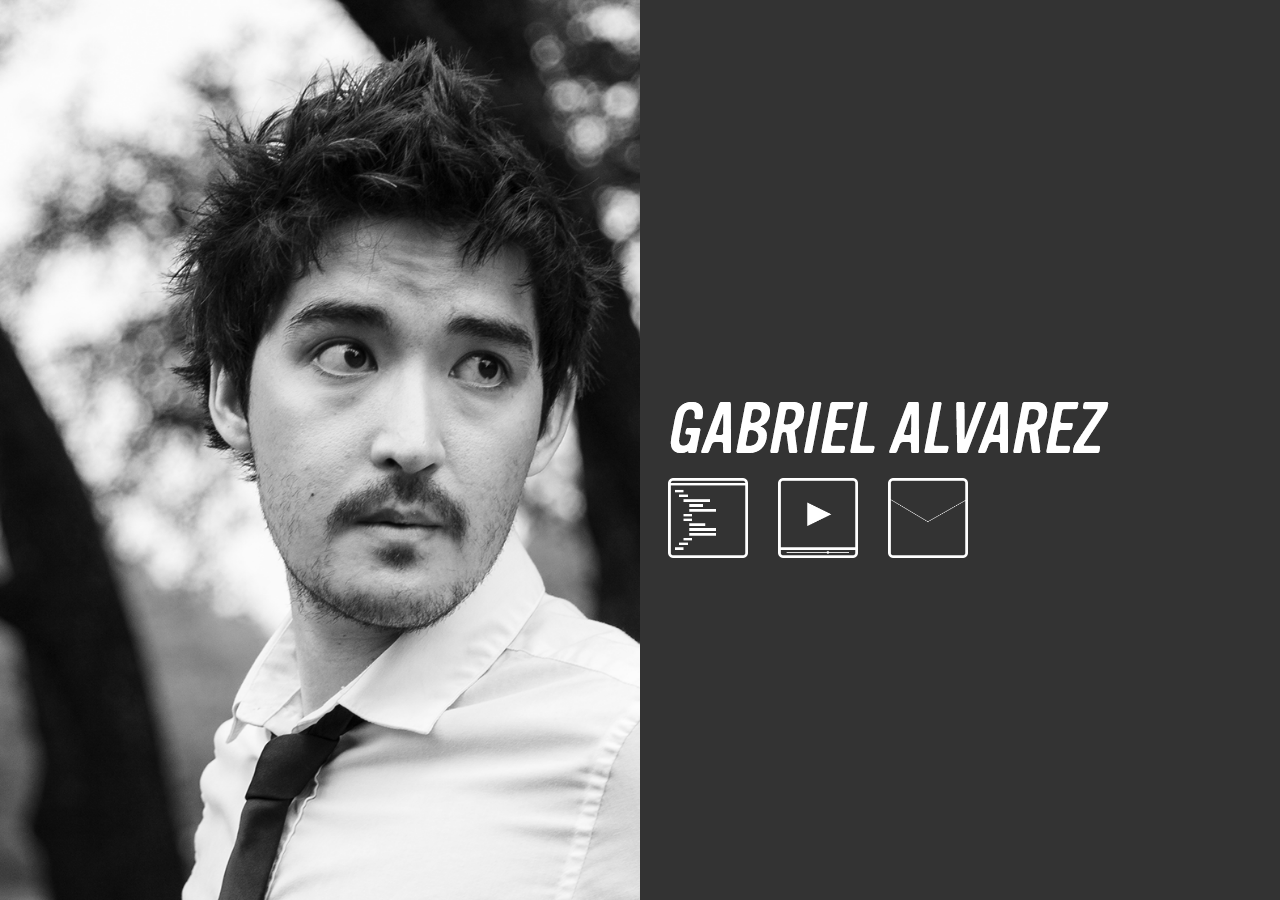
<file: index.html>
<!DOCTYPE html>
<html lang="en">
<head>
    <meta charset="UTF-8">
    <meta name="viewport" content="width=device-width, initial-scale=1.0">
    <meta http-equiv="X-UA-Compatible" content="ie=edge">
    <title>Gabriel Alvarez</title>
    <link rel="stylesheet" href="https://stackpath.bootstrapcdn.com/bootstrap/4.3.1/css/bootstrap.min.css" integrity="sha384-ggOyR0iXCbMQv3Xipma34MD+dH/1fQ784/j6cY/iJTQUOhcWr7x9JvoRxT2MZw1T" crossorigin="anonymous">
    <script src="https://code.jquery.com/jquery-3.3.1.slim.min.js" integrity="sha384-q8i/X+965DzO0rT7abK41JStQIAqVgRVzpbzo5smXKp4YfRvH+8abtTE1Pi6jizo" crossorigin="anonymous"></script>
    <script src="https://cdnjs.cloudflare.com/ajax/libs/popper.js/1.14.7/umd/popper.min.js" integrity="sha384-UO2eT0CpHqdSJQ6hJty5KVphtPhzWj9WO1clHTMGa3JDZwrnQq4sF86dIHNDz0W1" crossorigin="anonymous"></script>
    <script src="https://stackpath.bootstrapcdn.com/bootstrap/4.3.1/js/bootstrap.min.js" integrity="sha384-JjSmVgyd0p3pXB1rRibZUAYoIIy6OrQ6VrjIEaFf/nJGzIxFDsf4x0xIM+B07jRM" crossorigin="anonymous"></script>
    <link href="https://fonts.googleapis.com/css?family=Arimo|Homemade+Apple&display=swap" rel="stylesheet">
    <link href="https://fonts.googleapis.com/css?family=Roboto+Condensed&display=swap" rel="stylesheet">
    <link rel="stylesheet" href="./style.css" type="text/css"/>

</head>
<body>
    <div class="row">
        <div class="col-md-6">
            <div class="photo">
                <img src="./images/gabe.png" alt="Gabe">
            </div>
        </div>
        <div class="about col-md-6">
            <div class="content">
                <img class="name" src="./images/name.png" alt="gabriel alvarez">
                <ul class="links">
                    <li><a href="development.html"><div class="development"></div></a></li>
                    <li><a href="media.html"><div class="media-link"></div></a></li>
                    <li><a href="contact.html"><div class="contact"></div></a></li>
                </ul>
            </div>
        </div>
    </div>
    
</body>
</html>
</file>
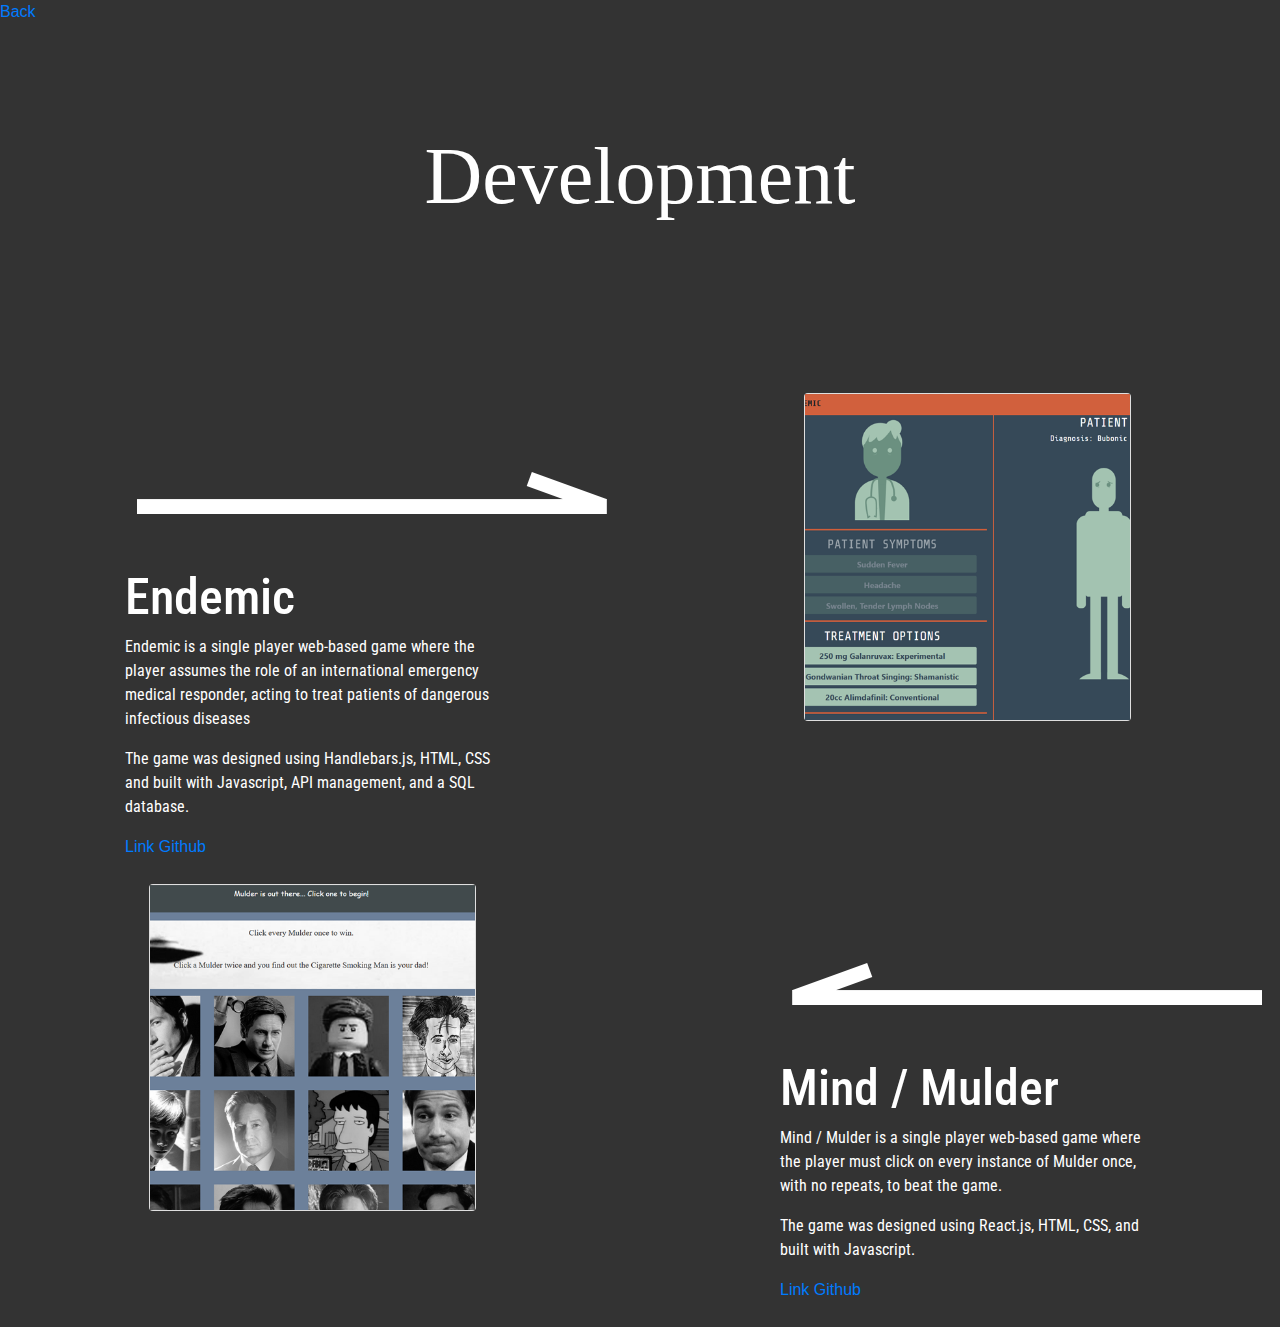
<file: development.html>
<!DOCTYPE html>
<html lang="en">
<head>
    <meta charset="UTF-8">
    <meta name="viewport" content="width=device-width, initial-scale=1.0">
    <meta http-equiv="X-UA-Compatible" content="ie=edge">
    <title>Gabriel Alvarez</title>
    <link rel="stylesheet" href="https://stackpath.bootstrapcdn.com/bootstrap/4.3.1/css/bootstrap.min.css" integrity="sha384-ggOyR0iXCbMQv3Xipma34MD+dH/1fQ784/j6cY/iJTQUOhcWr7x9JvoRxT2MZw1T" crossorigin="anonymous">
    <script src="https://code.jquery.com/jquery-3.3.1.slim.min.js" integrity="sha384-q8i/X+965DzO0rT7abK41JStQIAqVgRVzpbzo5smXKp4YfRvH+8abtTE1Pi6jizo" crossorigin="anonymous"></script>
    <script src="https://cdnjs.cloudflare.com/ajax/libs/popper.js/1.14.7/umd/popper.min.js" integrity="sha384-UO2eT0CpHqdSJQ6hJty5KVphtPhzWj9WO1clHTMGa3JDZwrnQq4sF86dIHNDz0W1" crossorigin="anonymous"></script>
    <script src="https://stackpath.bootstrapcdn.com/bootstrap/4.3.1/js/bootstrap.min.js" integrity="sha384-JjSmVgyd0p3pXB1rRibZUAYoIIy6OrQ6VrjIEaFf/nJGzIxFDsf4x0xIM+B07jRM" crossorigin="anonymous"></script>
    <link href="https://fonts.googleapis.com/css?family=Arimo|Homemade+Apple&display=swap" rel="stylesheet">
    <link href="https://fonts.googleapis.com/css?family=Roboto+Condensed&display=swap" rel="stylesheet">
    <link rel="stylesheet" href="./style.css" type="text/css"/>

</head>
<body>
    <a href="index.html">Back</a>
    <div class="row">
        <div class="jumbotron col-md-12">
            <div class="dev-text">
                <h1>Development</h1>
            </div>
        </div>
    </div>
    <div class="row">
        <div class="col-md-6">
            <div class="game-desc">
                <img src="./images/arrow_right.png" alt="arrow right">
                <h3>Endemic</h3>
                <p>Endemic is a single player web-based game where the player assumes the role of an international emergency medical responder, acting to treat patients of dangerous infectious diseases</p>
                <p>The game was designed using Handlebars.js, HTML, CSS and built with Javascript, API management, and a SQL database.</p>
                <a href="https://endemic-game.herokuapp.com">Link</a>
                <a href="https://github.com/spookypants/endemic">Github</a>
            </div>
        </div>
        <div class="about col-md-6">
            <div class="games">
                <div class="card">
                    <img src="./images/endemic.png" alt="endemic">
                </div>
            </div>
        </div>
    </div>
    <div class="row">
        <div class="about col-md-6">
            <div class="games">
                <div class="card">
                    <img src="./images/mulder.png" alt="mind mulder">
                </div>
            </div>
        </div>
        <div class="col-md-6">
            <div class="game-desc">
                <img src="./images/arrow_left.png" alt="arrow left">
                <h3>Mind / Mulder</h3>
                <p>Mind / Mulder is a single player web-based game where the player must click on every instance of Mulder once, with no repeats, to beat the game.</p>
                <p>The game was designed using React.js, HTML, CSS, and built with Javascript.</p>
                <a href="https://spookypants.github.io/hw-clicky-game/">Link</a>
                <a href="https://github.com/spookypants/hw-clicky-game">Github</a>
            </div>
        </div>
    </div>
    <div class="row">
        <div class="col-md-12">
            <div class="spacer"></div>
        </div>
    </div>
    
</body>
</html>
</file>
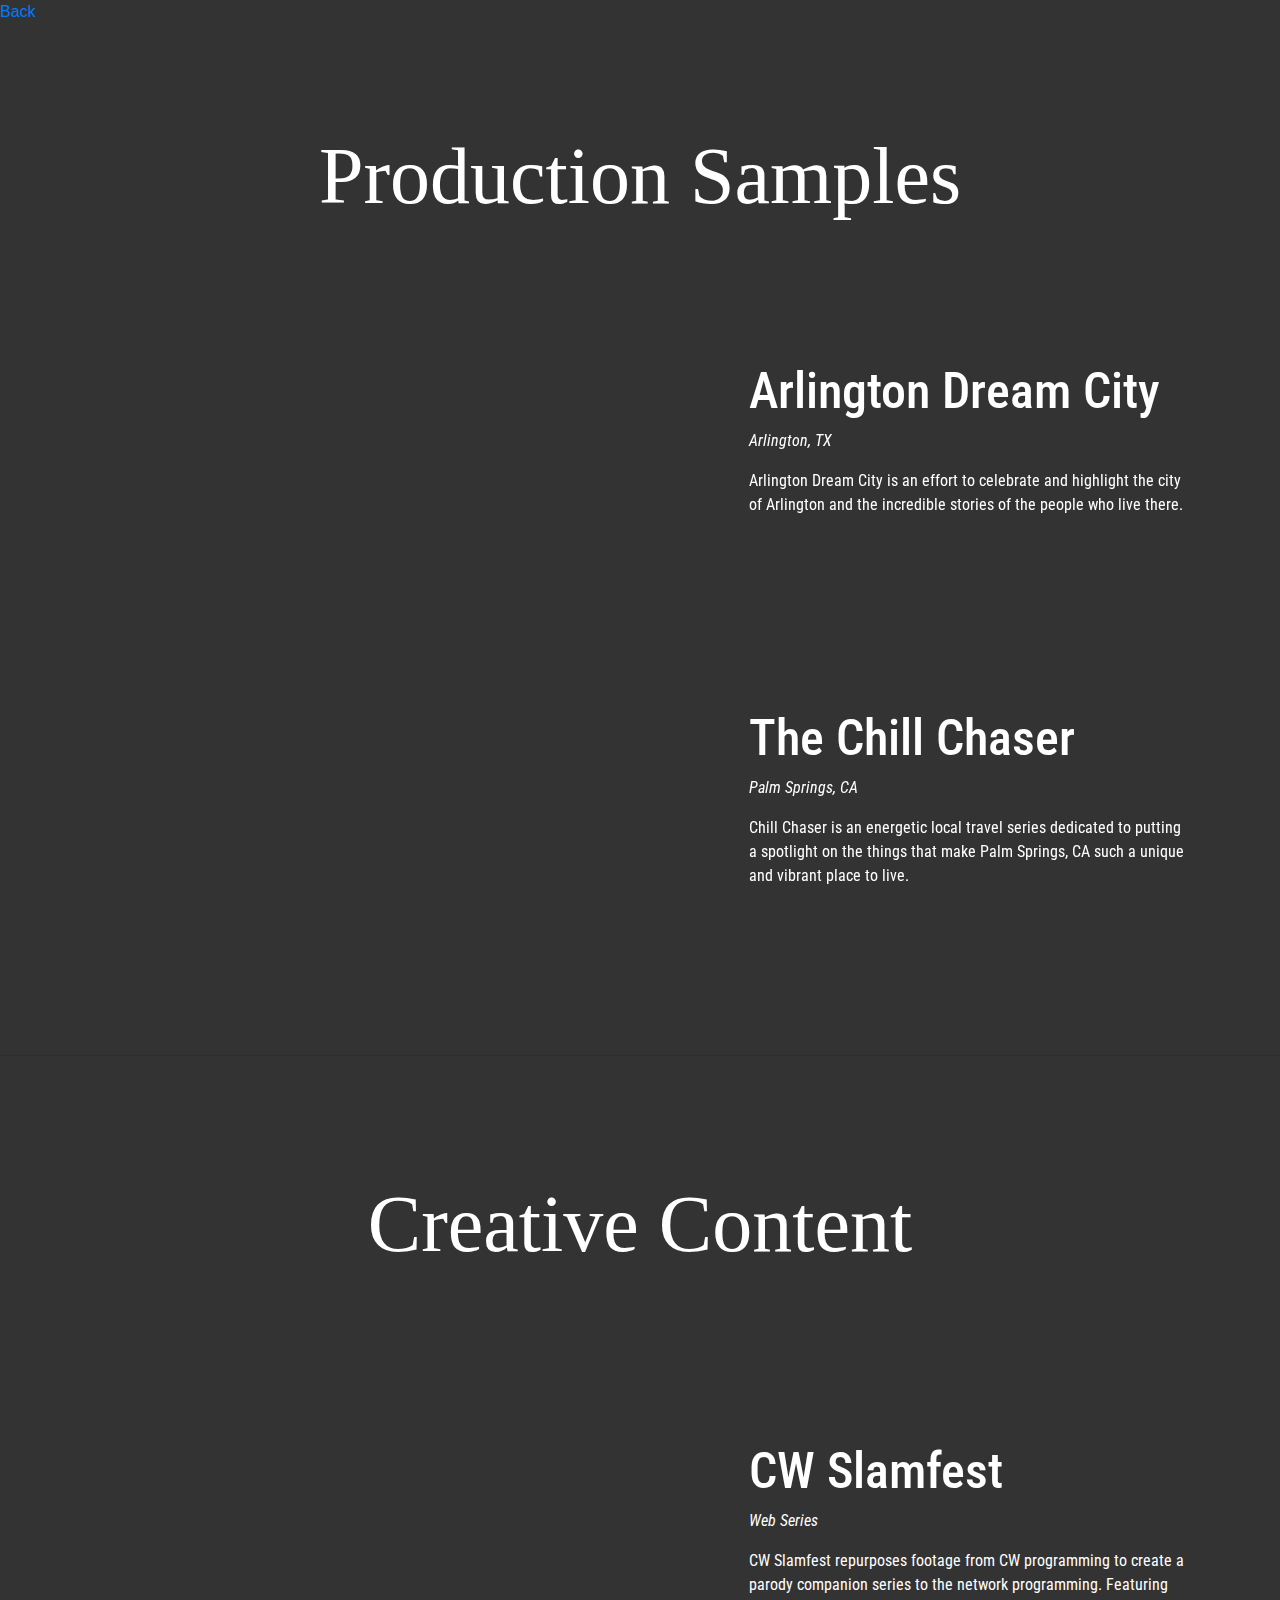
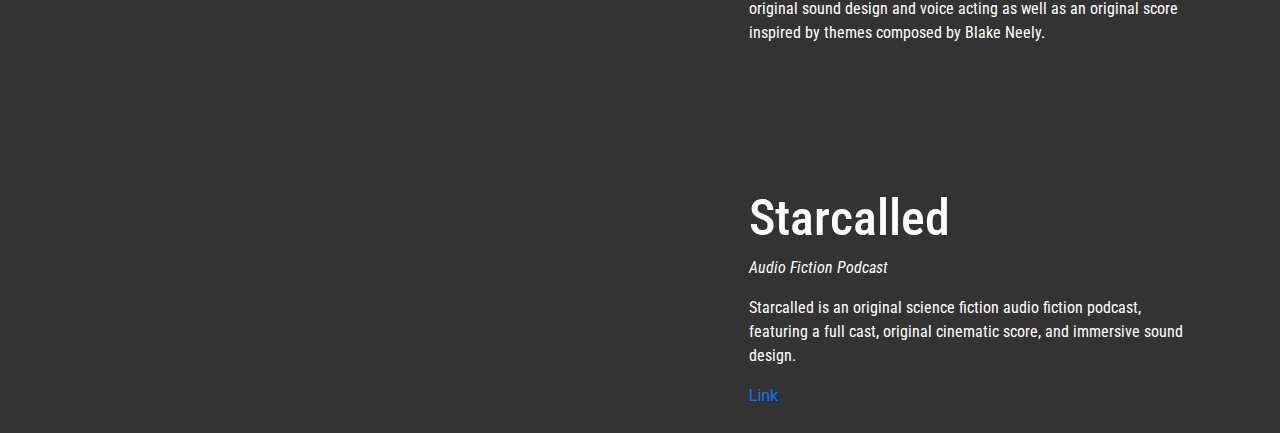
<file: media.html>
<!DOCTYPE html>
<html lang="en">
<head>
    <meta charset="UTF-8">
    <meta name="viewport" content="width=device-width, initial-scale=1.0">
    <meta http-equiv="X-UA-Compatible" content="ie=edge">
    <title>Gabriel Alvarez</title>
    <link rel="stylesheet" href="https://stackpath.bootstrapcdn.com/bootstrap/4.3.1/css/bootstrap.min.css" integrity="sha384-ggOyR0iXCbMQv3Xipma34MD+dH/1fQ784/j6cY/iJTQUOhcWr7x9JvoRxT2MZw1T" crossorigin="anonymous">
    <script src="https://code.jquery.com/jquery-3.3.1.slim.min.js" integrity="sha384-q8i/X+965DzO0rT7abK41JStQIAqVgRVzpbzo5smXKp4YfRvH+8abtTE1Pi6jizo" crossorigin="anonymous"></script>
    <script src="https://cdnjs.cloudflare.com/ajax/libs/popper.js/1.14.7/umd/popper.min.js" integrity="sha384-UO2eT0CpHqdSJQ6hJty5KVphtPhzWj9WO1clHTMGa3JDZwrnQq4sF86dIHNDz0W1" crossorigin="anonymous"></script>
    <script src="https://stackpath.bootstrapcdn.com/bootstrap/4.3.1/js/bootstrap.min.js" integrity="sha384-JjSmVgyd0p3pXB1rRibZUAYoIIy6OrQ6VrjIEaFf/nJGzIxFDsf4x0xIM+B07jRM" crossorigin="anonymous"></script>
    <link href="https://fonts.googleapis.com/css?family=Arimo|Homemade+Apple&display=swap" rel="stylesheet">
    <link href="https://fonts.googleapis.com/css?family=Roboto+Condensed&display=swap" rel="stylesheet">
    <link rel="stylesheet" href="./style.css" type="text/css"/>

</head>
<body>
    <a href="index.html">Back</a>
    <div class="row">
        <div class="col-md-12">
            <div class="jumbotron media-text">
                <h1>Production Samples</h1>
            </div>
        </div>
    </div>
    <div class="row media">
        <div class="col-md-6">
            <div class="video">
                <iframe width="560" height="315" src="https://www.youtube.com/embed/HS_Mt8QK5Gw" frameborder="0" allow="accelerometer; autoplay; encrypted-media; gyroscope; picture-in-picture" allowfullscreen></iframe>
            </div>
        </div>
        <div class="col-md-6">
            <div class="media-text">
                <h3>Arlington Dream City</h3>
                <p><em>Arlington, TX</em></p>
                <p>Arlington Dream City is an effort to celebrate and highlight the city of Arlington and the incredible stories of the people who live there.</p>
            </div>
        </div>
    </div>
    <div class="row media">
        <div class="col-md-6">
            <div class="video">
                <iframe width="560" height="315" src="https://www.youtube.com/embed/1DepTiw0x1g" frameborder="0" allow="accelerometer; autoplay; encrypted-media; gyroscope; picture-in-picture" allowfullscreen></iframe>
            </div>
        </div>
        <div class="col-md-6">
            <div class="media-text">
                <h3>The Chill Chaser</h3>
                <p><em>Palm Springs, CA</em></p>
                <p>Chill Chaser is an energetic local travel series dedicated to putting a spotlight on the things that make Palm Springs, CA such a unique and vibrant place to live.</p>
            </div>
        </div>
    </div>
<hr>
    <div class="row">
        <div class="jumbotron col-md-12">
            <div class="media-text">
                <h1>Creative Content</h1>
            </div>
        </div>
        <div class="col-md-6"></div>
    </div>
    <div class="row media">
        <div class="col-md-6">
            <div class="video">
                <iframe width="560" height="315" src="https://www.youtube.com/embed/LXEQquiP0aM" frameborder="0" allow="accelerometer; autoplay; encrypted-media; gyroscope; picture-in-picture" allowfullscreen></iframe>
            </div>
        </div>
        <div class="col-md-6">
            <div class="media-text">
                <h3>CW Slamfest</h3>
                <p><em>Web Series</em></p>
                <p>CW Slamfest repurposes footage from CW programming to create a parody companion series to the network programming. Featuring original sound design and voice acting as well as an original score inspired by themes composed by Blake Neely.</p>
            </div>
        </div>
    </div>
    <div class="row media">
        <div class="col-md-6">
            <div class="video">
                <iframe sandbox="allow-same-origin allow-scripts allow-top-navigation allow-popups" scrolling=no width="560" height="185" frameborder="0" src="https://embed.radiopublic.com/e?if=starcalled-69g1qw&ge=s1!1adb76cbfe4730d68d21936af6e9ee5b873d2fda"></iframe>
            </div>
        </div>
        <div class="col-md-6">
            <div class="media-text">
                <h3>Starcalled</h3>
                <p><em>Audio Fiction Podcast</em></p>
                <p>Starcalled is an original science fiction audio fiction podcast, featuring a full cast, original cinematic score, and immersive sound design.</p>
                <a href="https://starcalled.space">Link</a>
            </div>
        </div>
    </div>
    
</body>
</html>
</file>
<file: style.css>
body {
    background-color: #333;
}

img {
    margin: 0;
    width: auto;
    max-height: 100vh;
}

.jumbotron {
    background-color: #333;
}

.photo {
    margin: auto;   
    padding: 0px;
    text-align: center;
}

.about {
    width: 50%;
    background-color: #333;
    padding: 0px;
    align-items: center;
}

.content {
    margin-top: 60%;
}

h1 {
    font-family: 'Homemade Apple', cursive;
    padding: 40px 0px;
    text-align: center;
    color: white;
    font-size: 80px;
}

h3 {
    font-size: 50px;
}

h3, p {
    font-family: 'Roboto Condensed', sans-serif;
}

ul {
    width: 50%;
    font-family: 'Arimo', sans-serif;
    display: flex;
    flex-direction: row;
    /* text-align: left; */
}

.links {
    color: white;
    list-style-type: none;
    /* margin: 0 auto; */
    margin-left: 2%;
    padding: 0px;
    /* display: flex; */
    /* justify-content: space-between; */
}
li {
    padding: 15px;
    font-size: 20px;
}
li a {
    /* color: grey; */
    display: inline-flex;
}

a img {
    width: 50%;
    height: 50%;
}

a .development {
    background-image: url("./images/dev_icon.png");
    background-size: 100%;
    height: 80px;
    width: 80px;
}

a .development:hover {
    background-image: url("./images/dev_icon_color.png");
    transition: 0.5s;
}

a .media-link {
    background-image: url("./images/media_icon.png");
    background-size: 100%;
    height: 80px;
    width: 80px;
}

a .media-link:hover {
    background-image: url("./images/media_icon_color.png");
    transition: 0.5s;
}

a .contact {
    background-image: url("./images/mail_icon.png");
    background-size: 100%;
    height: 80px;
    width: 80px;
}

.media-text {
    margin: 0 auto;
}

/* .games img {
    height: 50%;
    width: 50%;
} */

.games .card {
    width: 50%;
    height: 50%;
    margin: 0 auto;
    margin-bottom: 25px;
    margin-top: 25px;
}

.game-desc {
    width: 60%;
    margin: 0 auto;
    margin-top: 15%;
    color: white;
}

.video {
    width: 70%;
    height: 70%;
    margin: 0 auto;
    text-align: center;
}

.media {
    margin-top: 25px;
    margin-bottom: 25px;
}

.media-text {
    margin: 0 auto;
    color: white;
    width: 70%;
}

.spacer {
    height: 25px;
}

.contact-text {
    color: white;
    font-family: 'Arimo', sans-serif;
}

.cont-page {
    margin-top: 15%;
}

/* li:hover {
    transform: scale(1.1);
    transition: 0.5s;
} */

/* li a:hover {
    color: grey;
} */
</file>
